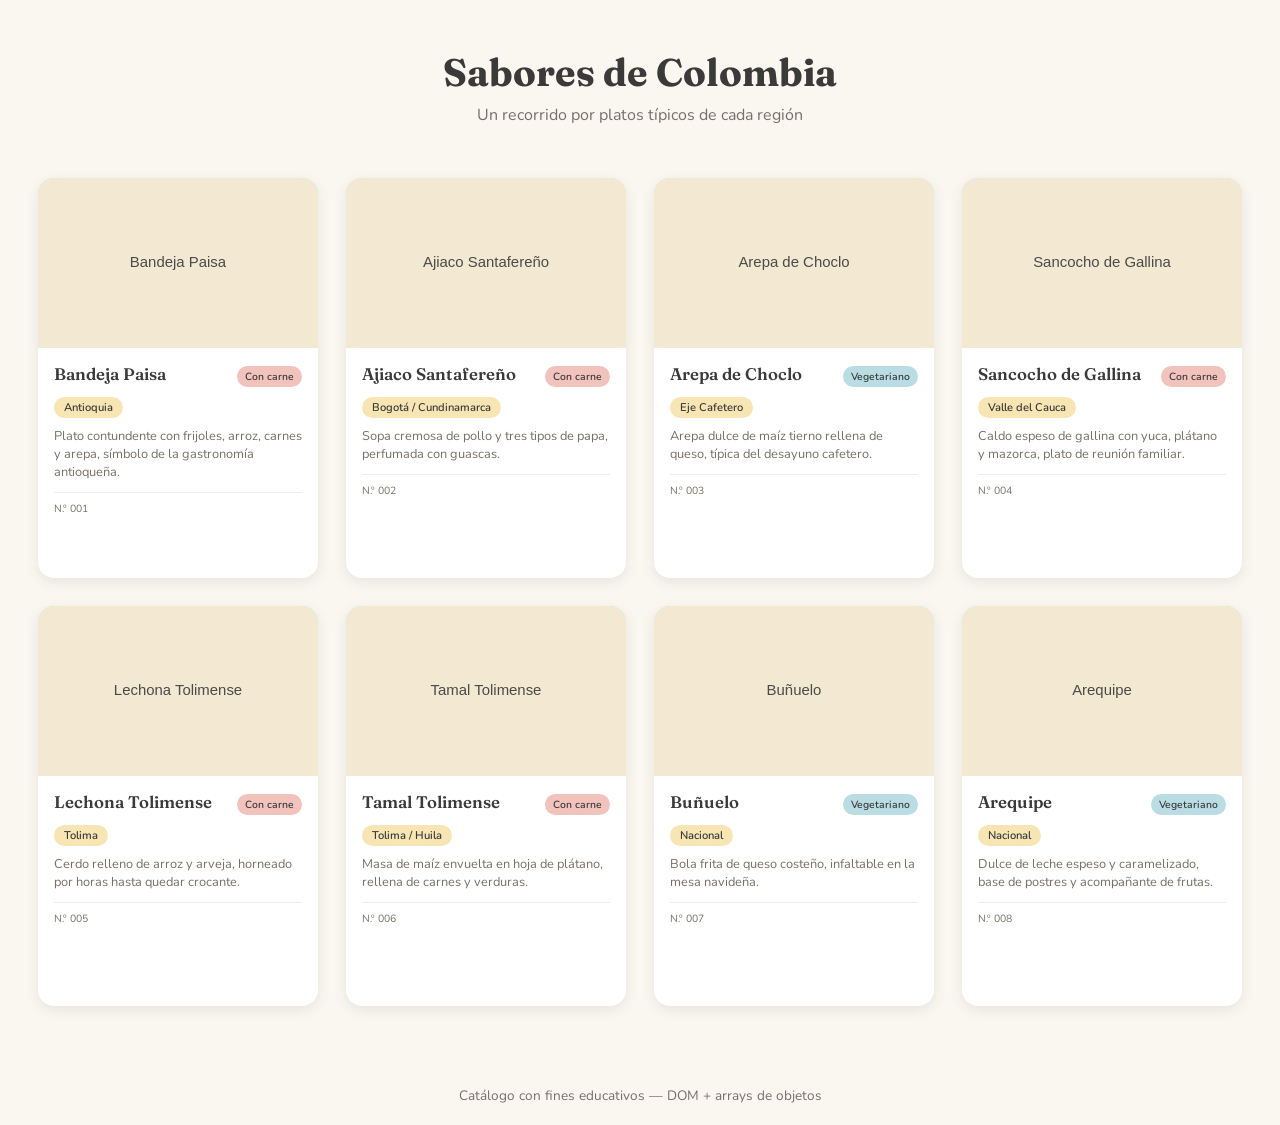
<file: ejercicios/comida-colombia/index.html>
<!DOCTYPE html>
<html lang="es">
<head>
  <meta charset="UTF-8" />
  <meta name="viewport" content="width=device-width, initial-scale=1.0" />
  <title>Comida Típica de Colombia</title>
  <link rel="preconnect" href="https://fonts.googleapis.com" />
  <link href="https://fonts.googleapis.com/css2?family=Fraunces:wght@600;700&family=Nunito:wght@400;600&display=swap" rel="stylesheet" />
  <link rel="stylesheet" href="style.css" />
</head>
<body>
  <header class="site-header">
    <h1>Sabores de Colombia</h1>
    <p class="subtitle">Un recorrido por platos típicos de cada región</p>
  </header>

  <main>
    <div id="inventario"></div>
  </main>

  <footer class="site-footer">
    <p>Catálogo con fines educativos — DOM + arrays de objetos</p>
  </footer>

  <!--
    Esta plantilla NO se muestra en pantalla (así funciona <template>):
    el navegador la guarda lista para clonar pero no la renderiza.
    index.js clona su contenido una vez por cada plato del array y llena
    los elementos .js-* con los datos de ese plato. Por eso acá abajo no
    hay ninguna tarjeta "real" escrita a mano.
  -->
  <template id="plato-template">
    <article class="food-card">
      <!-- .food-flipper es el que realmente gira (rotateY). Adentro tiene
           dos caras superpuestas: cuando una mira al frente, la otra mira
           "hacia atrás" (por eso food-face--back nace rotada 180°). -->
      <div class="food-flipper">
        <div class="food-face food-face--front">
          <div class="food-img-frame">
            <img class="js-imagen" src="" alt="" />
          </div>

          <div class="food-body">
            <div class="food-header">
              <h2 class="js-nombre"></h2>
              <span class="js-vegetariano food-veg-tag"></span>
            </div>

            <span class="js-region food-region-tag"></span>

            <p class="js-descripcion food-descripcion"></p>

            <p class="js-numero food-numero"></p>
          </div>
        </div>

        <div class="food-face food-face--back">
          <p class="food-hover-item" aria-label="Tiempo de preparación">
            <span class="food-hover-icon" aria-hidden="true">⏱</span>
            <span class="js-tiempo"></span>
          </p>
          <p class="food-hover-item" aria-label="Sabores dominantes">
            <span class="food-hover-icon" aria-hidden="true">👅</span>
            <span class="js-sabores"></span>
          </p>
          <p class="food-hover-item" aria-label="Región tradicional">
            <span class="food-hover-icon" aria-hidden="true">📍</span>
            <span class="js-region-hover"></span>
          </p>
        </div>
      </div>
    </article>
  </template>

  <script src="index.js"></script>
</body>
</html>
</file>
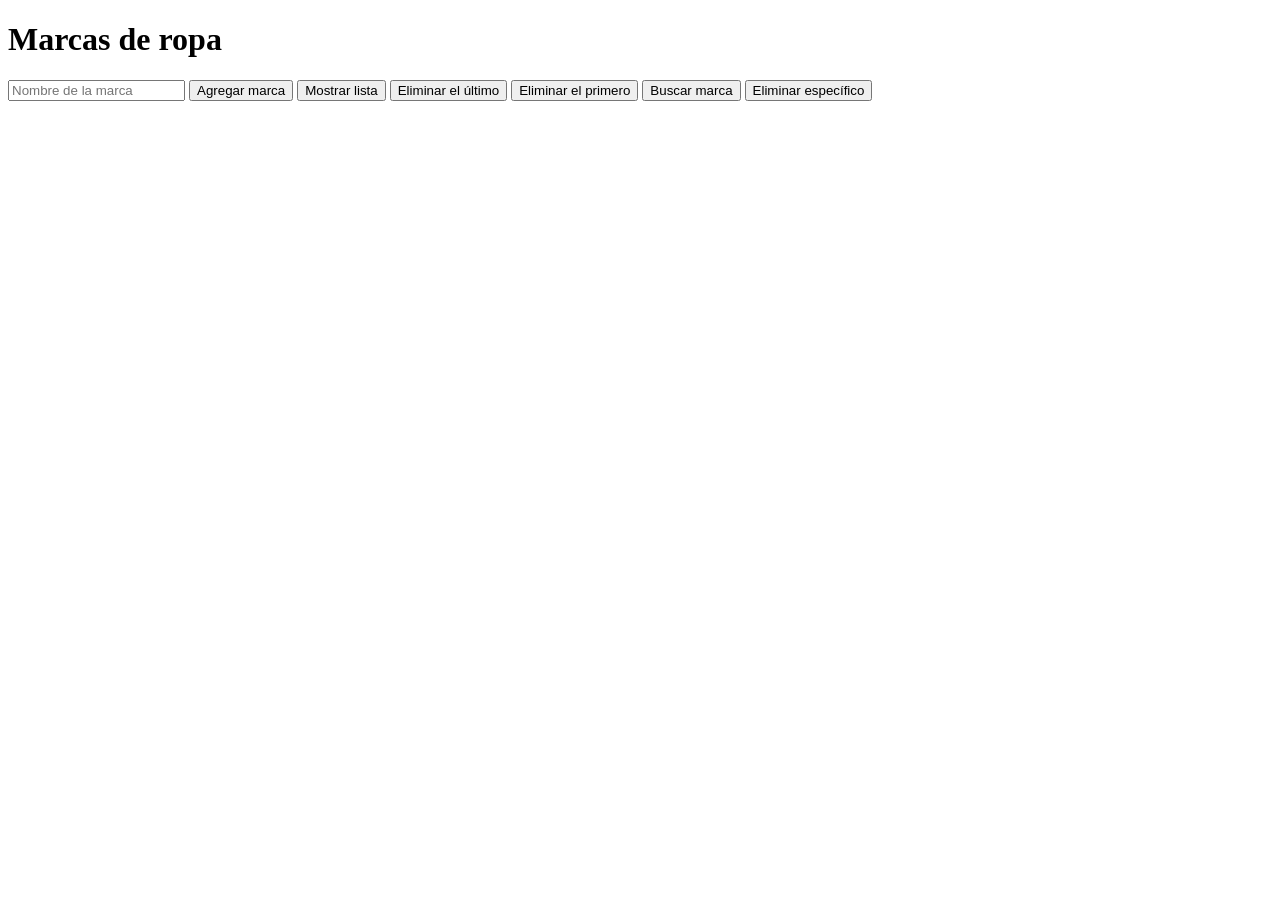
<file: clases/arrays/array1.html>
<!DOCTYPE html>
<html lang="es">
<head>
    <meta charset="UTF-8">
    <meta name="viewport" content="width=device-width, initial-scale=1.0">
    <title>Arrays - Marcas de ropa</title>
</head>
<body>
    <h1>Marcas de ropa</h1>

    <input type="text" id="input" placeholder="Nombre de la marca">
    <button id="button">Agregar marca</button>
    <button id="button2">Mostrar lista</button>
    <button id="button3">Eliminar el último</button>
    <button id="button4">Eliminar el primero</button>
    <button id="button5">Buscar marca</button>
    <button id="EliminarElemento">Eliminar específico</button>

    <p id="mensaje"></p>
    <ul id="marcas-list"></ul>

    <script>
        let marcas = [
            "nike",
            "adidas",
            "puma",
            "zara",
            "h&m",
            "levi's",
            "uniqlo",
            "gucci",
            "prada",
            "louis vuitton",
            "chanel",
            "versace",
            "tommy hilfiger",
            "calvin klein",
            "ralph lauren",
            "lacoste",
            "under armour",
            "reebok",
            "new balance",
            "converse",
            "vans",
            "the north face",
            "patagonia",
            "diesel",
            "mango",
            "bershka",
            "pull&bear",
            "supreme",
            "off-white",
            "balenciaga"
        ];

        console.log("Existen " + marcas.length + " marcas en el array.");

        const mensaje = document.getElementById("mensaje");
        const marcasList = document.getElementById("marcas-list");

        // Repinta toda la lista desde cero: se vacía innerHTML y se vuelve a
        // recorrer el array completo con forEach. Es más simple que buscar
        // qué cambió y tocar solo esa parte del DOM, y para un array chico
        // como este no cuesta rendimiento notarlo.
        function mostrarLista() {
            marcasList.innerHTML = "";
            marcas.forEach(function(marca) {
                const li = document.createElement("li");
                li.textContent = marca;
                marcasList.appendChild(li);
            });
        }

        function suma(a, b) {
            return a + b;
        }

        function saludo() {
            console.log("Hola, bienvenid@, son los mejores");
        }

        // pop() saca y devuelve el último elemento del array — solo puede
        // tocar ese extremo, por eso no sirve para borrar uno específico.
        function eliminarUltimoElemento() {
            var ultimoElemento = marcas.pop();
            mensaje.textContent = "Eliminado: " + ultimoElemento;
            //console.log("Eliminado: " + ultimoElemento);
            mostrarLista();
        }

        // shift() es el equivalente de pop() pero en el otro extremo: saca y
        // devuelve el primer elemento del array.
        function eliminarPrimerElemento() {
            var primerElemento = marcas.shift();
            mensaje.textContent = "Eliminado: " + primerElemento;
            //console.log("Eliminado: " + primerElemento);
            mostrarLista();
        }

        const button = document.getElementById("button");
        button.addEventListener("click", function() {
            const input = document.getElementById("input");
            const valor = input.value.trim();
            if (valor === "") {
                return;
            }
            console.log("dato ingresado: ", valor);
            // agregar el valor al final del array
            marcas.push(valor);
            input.value = "";
            mostrarLista();
        });

        // indexOf busca el valor exacto en el array y devuelve su posición
        // (o -1 si no está). toLowerCase() normaliza lo escrito porque
        // indexOf compara texto de forma estricta: "Nike" y "nike" son
        // valores distintos para JavaScript, y el array guarda todo en
        // minúscula.
        function buscarElemento() {
            var input = document.getElementById("input").value.trim().toLowerCase();
            var pos = marcas.indexOf(input);
            console.log(pos);
            if (pos === -1) {
                mensaje.textContent = "No encontrada: " + input;
            } else {
                mensaje.textContent = input + " está en la posición " + pos;
            }
        

        if (pos!== -1){
            mensaje.textContent = "si se encuentra" + input +" en la posicion: " + pos;
        }
        else {
            mensaje.textContent = "no se encuentra" + input + "en el arreglo";
        }
    }

    const button5 = document.getElementById("button5");
    button5.addEventListener("click", buscarElemento);

        const button2 = document.getElementById("button2");
        button2.addEventListener("click", mostrarLista);

        const button3 = document.getElementById("button3");
        button3.addEventListener("click", eliminarUltimoElemento);

        const button4 = document.getElementById("button4");
        button4.addEventListener("click", eliminarPrimerElemento);
    
    // A diferencia de eliminarUltimoElemento/eliminarPrimerElemento (que
    // solo tocan los extremos), esta función borra un elemento específico:
    // primero lo ubica con indexOf y después lo saca con splice(pos, 1),
    // que es el único de estos métodos que recibe una posición cualquiera.
    function EliminarElemento(){
        var input = document.getElementById("input").value.trim().toLowerCase();
        var pos = marcas.indexOf(input);

        if (pos === -1) {
            mensaje.textContent = "No encontrada: " + input;
        } else {
            marcas.splice(pos, 1);
            mensaje.textContent = "Eliminado: " + input;
            mostrarLista();
        }
    }

    const buttonEliminarElemento = document.getElementById("EliminarElemento");
    buttonEliminarElemento.addEventListener("click", EliminarElemento);
    
    
    
    
    
    
    </script>
</body>
</html>
</file>
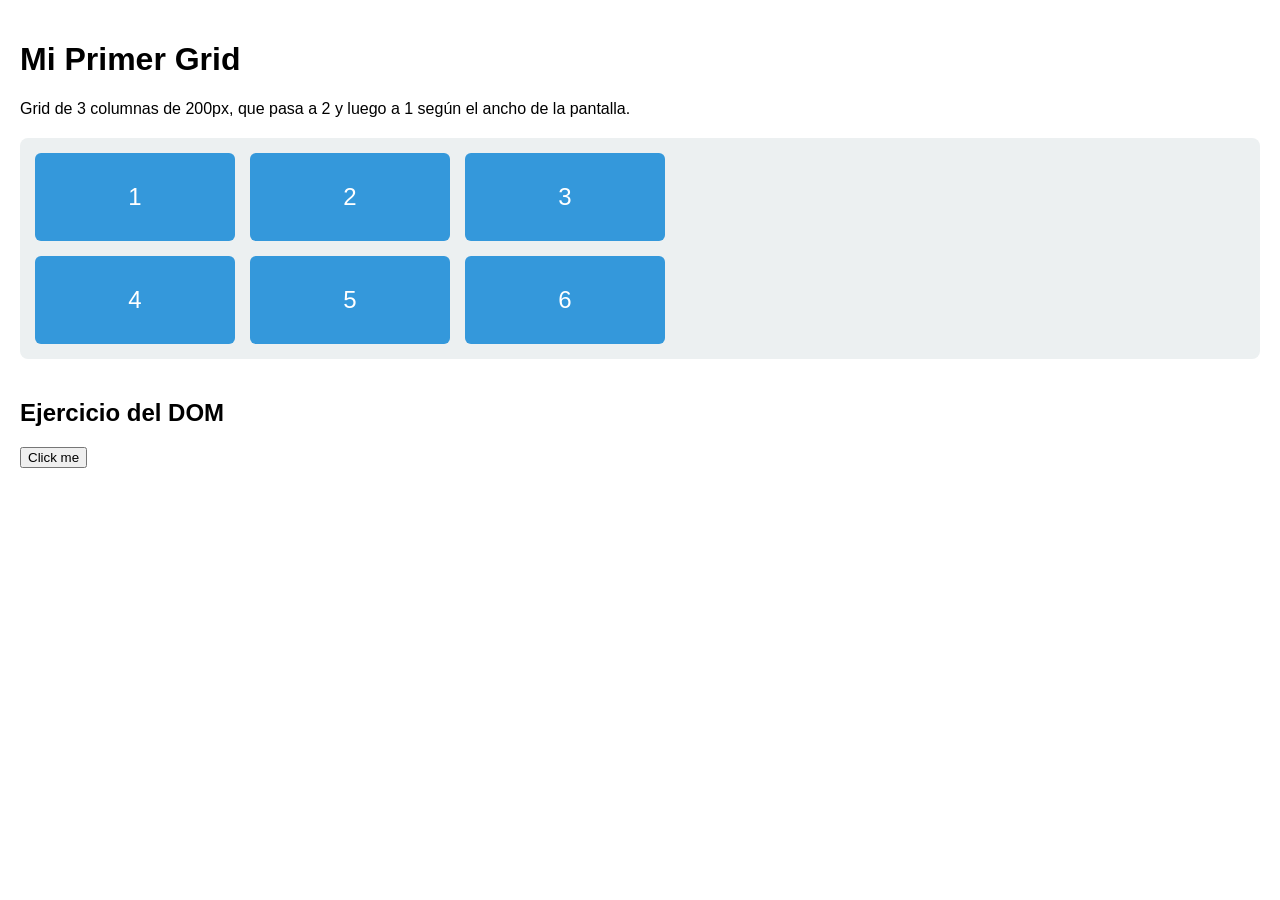
<file: INPUT/clases/1.html>
<!DOCTYPE html>
<html lang="es">
<head>
  <meta charset="UTF-8">
  <meta name="viewport" content="width=device-width, initial-scale=1.0">
  <title>Clase 1 — DOM y Grid</title>
  <style>
    body {
      margin: 0;
      font-family: Arial, sans-serif;
      padding: 20px;
    }

    /* ==========================================
       ESTADO 2 — Grid Básico (RESUELTO)
       Los cuatro TODO, en el orden en que se pedían.
    ========================================== */
    .grid-container {

      /* TODO 1 — activa Grid.
         Sin esto, los .grid-item se apilan uno debajo del otro como
         cualquier <div>: son elementos de bloque. `display: grid` cambia
         cómo el contenedor acomoda a sus hijos, no cómo se ve él mismo. */
      display: grid;

      /* TODO 2 — tres columnas de 200px.
         repeat(3, 200px) es exactamente lo mismo que escribir
         "200px 200px 200px", solo que no se repite a mano.
         Los 6 items no caben en 3 columnas, así que Grid crea una
         segunda fila solo: quedan 3 + 3. */
      grid-template-columns: repeat(3, 200px);

      /* TODO 3 — espacio entre celdas.
         gap separa por dentro del grid y no afecta el borde exterior.
         Con margin en los items pasaría lo contrario: se sumaría también
         contra el borde del contenedor, y habría que compensarlo. */
      gap: 15px;

      /* TODO 4 (opcional) — centra el contenido verticalmente.
         Va en el contenedor porque es él quien reparte el espacio de la
         celda; el item solo la ocupa. Se nota cuando una fila crece
         porque un item tiene más texto que los demás. */
      align-items: center;

      /* Ya venía incluido: */
      background-color: #ecf0f1;
      padding: 15px;
      border-radius: 8px;
    }

    .grid-item {
      background-color: #3498db;
      color: white;
      padding: 30px;
      text-align: center;
      font-size: 1.5rem;
      border-radius: 6px;
    }

    /* ==========================================
       RESPONSIVE — solo con media queries
       El grid de arriba mide 200×3 + 15×2 de gap + 15×2 de padding = 660px.
       En una pantalla más angosta que eso se desborda y aparece scroll
       horizontal. Cada media query es una excepción que solo se activa
       cuando la pantalla entra en ese rango; fuera de él, manda la regla
       de arriba.
    ========================================== */

    /* Tablet — de 700px para abajo: 2 columnas.
       Acá las columnas pasan a 1fr en vez de 200px: fr reparte el espacio
       disponible en partes iguales, así que se encogen con la pantalla en
       vez de desbordarse. Con 200px fijos el problema volvería más abajo. */
    @media (max-width: 700px) {
      .grid-container {
        grid-template-columns: repeat(2, 1fr);
      }
    }

    /* Celular — de 450px para abajo: 1 columna.
       Dos columnas en un celular dejan cada celda demasiado angosta para
       que el contenido se lea, así que se apilan. */
    @media (max-width: 450px) {
      .grid-container {
        grid-template-columns: 1fr;
      }

      .grid-item {
        padding: 20px;
        font-size: 1.25rem;
      }
    }
  </style>
</head>
<body>
  <h1>Mi Primer Grid</h1>
  <p style="margin: 20px 0;">Grid de 3 columnas de 200px, que pasa a 2 y luego a 1 según el ancho de la pantalla.</p>

  <div class="grid-container">
    <div class="grid-item">1</div>
    <div class="grid-item">2</div>
    <div class="grid-item">3</div>
    <div class="grid-item">4</div>
    <div class="grid-item">5</div>
    <div class="grid-item">6</div>
  </div>

  <h2 style="margin-top: 40px;">Ejercicio del DOM</h2>
  <button id="myButton">Click me</button>

  <script src="script.js"></script>
</body>
</html>
</file>
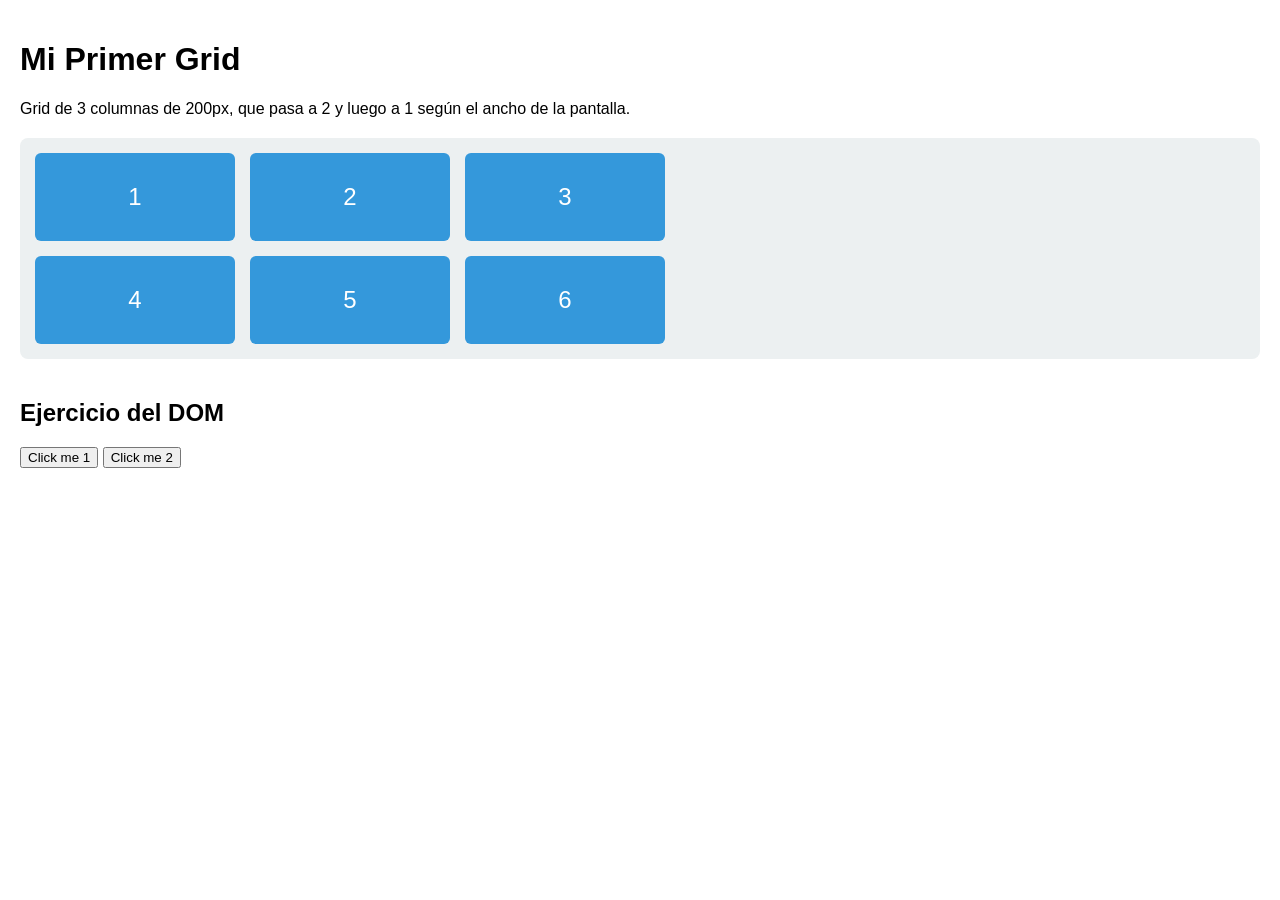
<file: INPUT/clases/2.html>
<!DOCTYPE html>
<html lang="es">
<head>
  <meta charset="UTF-8">
  <meta name="viewport" content="width=device-width, initial-scale=1.0">
  <title>Clase 1 — DOM y Grid</title>
  <!-- Objetivo general: explicar dark mode (toggle de clase vía JS + estilos condicionales) y media queries (grid responsive según ancho de pantalla) -->
  <style>
    body {
      margin: 0;
      font-family: Arial, sans-serif;
      padding: 20px;
    }
/* CAMBIO 2026-09-07: modo oscuro — fondo del body al activar .dark-mode */
body.dark-mode {
  background-color: #39045c;
  }



  /* ==========================================
       ESTADO 2 — Grid Básico (RESUELTO)
       Los cuatro TODO, en el orden en que se pedían.
    ========================================== */
    .grid-container {

      /* TODO 1 — activa Grid.
         Sin esto, los .grid-item se apilan uno debajo del otro como
         cualquier <div>: son elementos de bloque. `display: grid` cambia
         cómo el contenedor acomoda a sus hijos, no cómo se ve él mismo. */
      display: grid;

      /* TODO 2 — tres columnas de 200px.
         repeat(3, 200px) es exactamente lo mismo que escribir
         "200px 200px 200px", solo que no se repite a mano.
         Los 6 items no caben en 3 columnas, así que Grid crea una
         segunda fila solo: quedan 3 + 3. */
      grid-template-columns: repeat(3, 200px);

      /* TODO 3 — espacio entre celdas.
         gap separa por dentro del grid y no afecta el borde exterior.
         Con margin en los items pasaría lo contrario: se sumaría también
         contra el borde del contenedor, y habría que compensarlo. */
      gap: 15px;

      /* TODO 4 (opcional) — centra el contenido verticalmente.
         Va en el contenedor porque es él quien reparte el espacio de la
         celda; el item solo la ocupa. Se nota cuando una fila crece
         porque un item tiene más texto que los demás. */
      align-items: center;

      /* Ya venía incluido: */
      background-color: #ecf0f1;
      padding: 15px;
      border-radius: 8px;
    }

/* CAMBIO 2026-09-07: modo oscuro — el grid también cambia de fondo */
.dark-mode .grid-container {
  background-color: #6d6071;}

    .grid-item {
      background-color: #3498db;
      color: white;
      padding: 30px;
      text-align: center;
      font-size: 1.5rem;
      border-radius: 6px;
    }
    /* CAMBIO 2026-09-07: modo oscuro — recolorea los items del grid */
    .dark-mode .grid-item {
      background-color: #6c3483;
    }

    /* CAMBIO 2026-09-07: modo oscuro — el título necesita contraste sobre el fondo oscuro */
    .dark-mode h1 {
      color: #ffffff;
    }
    /* ==========================================
       RESPONSIVE — solo con media queries
       El grid de arriba mide 200×3 + 15×2 de gap + 15×2 de padding = 660px.
       En una pantalla más angosta que eso se desborda y aparece scroll
       horizontal. Cada media query es una excepción que solo se activa
       cuando la pantalla entra en ese rango; fuera de él, manda la regla
       de arriba.
    ========================================== */

    /* Tablet — de 700px para abajo: 2 columnas.
       Acá las columnas pasan a 1fr en vez de 200px: fr reparte el espacio
       disponible en partes iguales, así que se encogen con la pantalla en
       vez de desbordarse. Con 200px fijos el problema volvería más abajo. */
    @media (max-width: 700px) {
      .grid-container {
        grid-template-columns: repeat(2, 1fr);
      }
    }

    /* Celular — de 450px para abajo: 1 columna.
       Dos columnas en un celular dejan cada celda demasiado angosta para
       que el contenido se lea, así que se apilan. */
    @media (max-width: 450px) {
      .grid-container {
        grid-template-columns: 1fr;
      }

      .grid-item {
        padding: 20px;
        font-size: 1.25rem;
      }
    }
  </style>
</head>
<body>
  <h1>Mi Primer Grid</h1>
  <p style="margin: 20px 0;">Grid de 3 columnas de 200px, que pasa a 2 y luego a 1 según el ancho de la pantalla.</p>

  <div class="grid-container">
    <div class="grid-item">1</div>
    <div class="grid-item">2</div>
    <div class="grid-item">3</div>
    <div class="grid-item">4</div>
    <div class="grid-item">5</div>
    <div class="grid-item">6</div>
  </div>

  <h2 style="margin-top: 40px;">Ejercicio del DOM</h2>
  <button id="button1">Click me 1</button>
  <button id="button2">Click me 2</button>

  <script>

    // CAMBIO 2026-09-07: button1 no estaba declarado — solo funcionaba por
    // el "magic global" del id, ahora es explícito igual que button2.
    const button1 = document.getElementById('button1');
    const button2 = document.getElementById('button2');

    button1.addEventListener('click', () => {
      alert('Button 1 clicked');
    });

    // CAMBIO 2026-09-07: el if venía sin cuerpo y el bloque sin cerrar,
    // lo que producía un SyntaxError y dejaba sin funcionar ambos botones.
    // Se cerró el if/addEventListener y se agregó el cambio de texto del
    // botón según el estado del modo oscuro.
    button2.addEventListener('click', () => {
      alert('vas a activar el modo oscuro');
      document.body.classList.toggle('dark-mode');

      if (document.body.classList.contains('dark-mode')) {
        button2.textContent = 'Desactivar modo oscuro';
      } else {
        button2.textContent = 'Activar modo oscuro';
      }
    });
  </script>
</body>
</html>
</file>
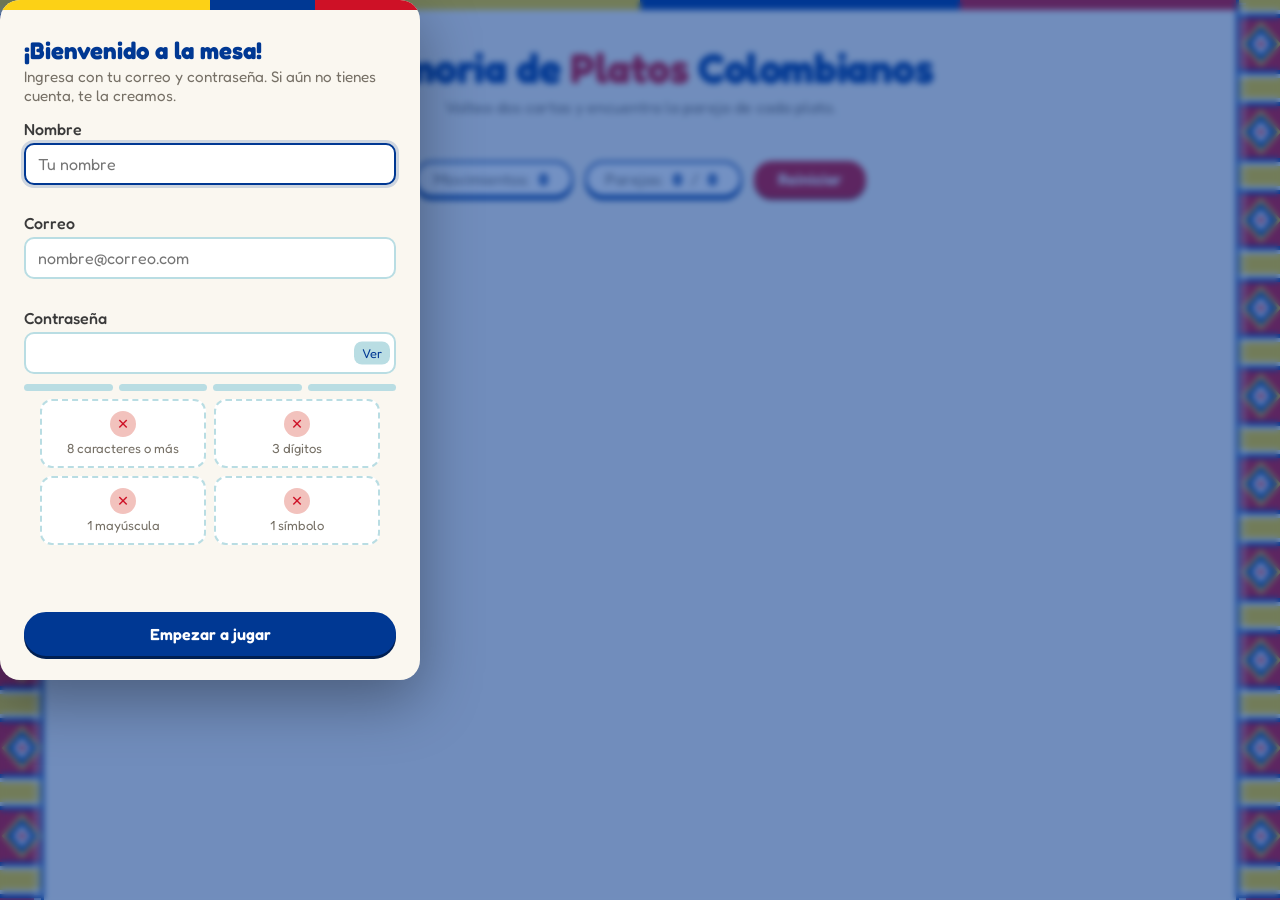
<file: clases/arrays/proyectos/game.html>
<!DOCTYPE html>
<html lang="es">
<head>
  <meta charset="UTF-8">
  <meta name="viewport" content="width=device-width, initial-scale=1.0">
  <title>Memoria de Platos Colombianos</title>
  <link rel="preconnect" href="https://fonts.googleapis.com">
  <link rel="preconnect" href="https://fonts.gstatic.com" crossorigin>
  <link href="https://fonts.googleapis.com/css2?family=Fredoka:wght@400;500;600;700&display=swap" rel="stylesheet">
  <link rel="stylesheet" href="style.css">
  <style>
    :root {
      --co-amarillo: #FCD116;
      --co-azul: #003893;
      --co-rojo: #CE1126;
      --font-game: "Fredoka", system-ui, "Segoe UI", sans-serif;
      --ease-flip: cubic-bezier(0.34, 1.4, 0.5, 1); /* pasa un poco de largo y vuelve: da el "rebote" */
      --ease-out: cubic-bezier(0.22, 1, 0.36, 1);
    }

    body { font-family: var(--font-game); }

    /* ---------- Encabezado ---------- */
    .flag-stripe { height: 10px; display: flex; }
    .flag-stripe i:nth-child(1) { flex: 2; background: var(--co-amarillo); }
    .flag-stripe i:nth-child(2) { flex: 1; background: var(--co-azul); }
    .flag-stripe i:nth-child(3) { flex: 1; background: var(--co-rojo); }

    .game { max-width: 760px; margin: 0 auto; padding: 24px 16px 56px; text-align: center; }
    .game h1 { font-weight: 700; font-size: clamp(1.7rem, 5vw, 2.6rem); color: var(--co-azul); margin: 8px 0 4px; letter-spacing: -0.01em; }
    .game h1 span { color: var(--co-rojo); }
    .game-sub { color: var(--texto-suave); margin: 0 0 4px; }
    .player { min-height: 1.5em; color: var(--texto); font-weight: 500; }

    /* ---------- Marcador ---------- */
    .game-stats { display: flex; flex-wrap: wrap; justify-content: center; align-items: center; gap: 12px; margin: 16px 0 22px; }
    .chip { background: #fff; border: 2px solid var(--co-azul); border-radius: 999px; padding: 6px 18px; color: var(--texto-suave); box-shadow: 0 3px 0 var(--co-azul); }
    .chip strong { display: inline-block; color: var(--co-azul); font-weight: 700; min-width: 1.2em; }
    .chip strong.bump { animation: bump 0.4s var(--ease-flip); }
    .game-btn { font: inherit; font-weight: 600; cursor: pointer; border: 2px solid var(--co-rojo); background: var(--co-rojo); color: #fff; border-radius: 999px; padding: 6px 22px; box-shadow: 0 3px 0 #8e0b1a; transition: transform 0.15s var(--ease-out), box-shadow 0.15s; }
    .game-btn:hover { transform: translateY(-2px); box-shadow: 0 5px 0 #8e0b1a; }
    .game-btn:active { transform: translateY(2px); box-shadow: 0 1px 0 #8e0b1a; }

    /* ---------- Tablero y cartas ---------- */
    .board { display: grid; grid-template-columns: repeat(4, 1fr); gap: 14px; }
    .card { position: relative; aspect-ratio: 3 / 4; perspective: 900px; cursor: pointer; border: 0; padding: 0; background: none; font: inherit;
            animation: deal-in 0.55s var(--ease-out) both; animation-delay: calc(var(--i) * 45ms); }
    .card:focus-visible { outline: 3px solid var(--co-amarillo); outline-offset: 4px; border-radius: 14px; }
    .card-inner { position: absolute; inset: 0; transform-style: preserve-3d; transition: transform 0.6s var(--ease-flip), box-shadow 0.3s; border-radius: 14px; }
    .card:hover:not(.flipped):not(.matched) .card-inner { transform: translateY(-4px) rotateZ(-1.5deg); }
    .card.flipped .card-inner { transform: rotateY(180deg); }
    .card-face { position: absolute; inset: 0; border-radius: 14px; overflow: hidden; backface-visibility: hidden; -webkit-backface-visibility: hidden; display: flex; flex-direction: column; box-shadow: 0 4px 10px rgba(47, 62, 70, 0.18); }

    /* Reverso: patrón geométrico inspirado en la mochila arhuaca / tejido wayuu */
    .card-back { align-items: center; justify-content: center; border: 3px solid var(--co-amarillo);
      background-color: var(--co-azul);
      background-image: url("data:image/svg+xml,%3Csvg xmlns='http://www.w3.org/2000/svg' width='40' height='40'%3E%3Crect width='40' height='40' fill='%23003893'/%3E%3Cpath d='M20 4 36 20 20 36 4 20Z' fill='none' stroke='%23FCD116' stroke-width='2'/%3E%3Cpath d='M20 12 28 20 20 28 12 20Z' fill='%23CE1126'/%3E%3Crect x='18' y='18' width='4' height='4' fill='%23FCD116'/%3E%3C/svg%3E");
      background-size: 32px 32px; }
    .card-back .medallion { width: 46%; aspect-ratio: 1; border-radius: 50%; background: var(--crema); border: 3px solid var(--co-amarillo); display: grid; place-items: center; font-size: clamp(1.2rem, 4vw, 2rem); box-shadow: 0 0 0 3px var(--co-azul); }

    /* Frente: foto con marco tricolor y etiqueta */
    .card-front { background: var(--crema); border: 3px solid var(--co-azul); transform: rotateY(180deg); }
    .card-front::before { content: ""; height: 7px; flex: none; background: linear-gradient(90deg, var(--co-amarillo) 50%, var(--co-azul) 50% 75%, var(--co-rojo) 75%); }
    .card-front img { width: 100%; flex: 1; min-height: 0; object-fit: cover; background: var(--amarillo-pastel); }
    .card-caption { padding: 6px 6px 8px; line-height: 1.15; }
    .card-caption b { display: block; font-weight: 600; font-size: 0.92rem; color: var(--co-azul); }
    .card-caption small { color: var(--texto-suave); font-size: 0.72rem; }

    /* Estados: se animan `scale` y `translate` (propiedades independientes de `transform`)
       para no pisar la rotación del flip. */
    .card.matched .card-front { border-color: var(--co-amarillo); }
    .card.matched .card-inner { animation: match-pulse 0.7s var(--ease-out); box-shadow: 0 0 0 4px var(--co-amarillo), 0 0 22px 4px rgba(252, 209, 22, 0.7); }
    .card.shake .card-inner { animation: shake 0.45s ease-in-out; }

    /* ---------- Victoria y confeti ---------- */
    .win { display: none; margin: 22px auto 0; padding: 16px 20px; max-width: 460px; border-radius: 16px; background: var(--co-amarillo); color: var(--co-azul); font-weight: 600; border: 3px solid var(--co-azul); }
    .win.show { display: block; animation: pop-in 0.6s var(--ease-flip); }
    .confetti { position: fixed; inset: 0; pointer-events: none; overflow: hidden; z-index: 20; }
    .confetti i { position: absolute; top: -20px; width: 10px; height: 16px; border-radius: 2px; animation: fall var(--dur) linear forwards; animation-delay: var(--delay); }

    /* ---------- Modal de registro ---------- */
    dialog.signup { border: 0; padding: 0; border-radius: 20px; width: min(420px, calc(100vw - 32px)); background: var(--crema); box-shadow: 0 20px 60px rgba(0, 0, 0, 0.35); overflow: hidden; font-family: var(--font-game); text-align: left; }
    dialog.signup[open] { animation: pop-in 0.5s var(--ease-flip); }
    dialog.signup::backdrop { background: rgba(0, 56, 147, 0.55); backdrop-filter: blur(3px); }
    .signup form { padding: 20px 24px 24px; }
    .signup h2 { margin: 6px 0 2px; color: var(--co-azul); font-weight: 700; }
    .signup p.lead { margin: 0 0 14px; color: var(--texto-suave); font-size: 0.95rem; }
    .field { margin-bottom: 12px; }
    .field label { display: block; font-weight: 500; margin-bottom: 4px; color: var(--texto); }
    .field input { width: 100%; box-sizing: border-box; font: inherit; padding: 9px 12px; border: 2px solid var(--azul-pastel); border-radius: 10px; background: #fff; transition: border-color 0.2s, box-shadow 0.2s; }
    .field input:focus { outline: none; border-color: var(--co-azul); box-shadow: 0 0 0 3px rgba(0, 56, 147, 0.18); }
    .field.invalid input { border-color: var(--co-rojo); }
    .error { color: var(--co-rojo); font-size: 0.82rem; min-height: 1.1em; margin-top: 2px; }
    .pw-row { position: relative; }
    .pw-row input { padding-right: 64px; }
    .pw-toggle { position: absolute; right: 6px; top: 50%; transform: translateY(-50%); font: inherit; font-size: 0.8rem; border: 0; background: var(--azul-pastel); color: var(--co-azul); border-radius: 8px; padding: 4px 8px; cursor: pointer; }
    .field.valid input { border-color: #1c7a3a; box-shadow: 0 0 0 3px rgba(28, 122, 58, 0.18); }

    /* Barra de fuerza: 4 segmentos que se llenan (rojo → amarillo → azul → verde) según las reglas cumplidas */
    .meter { display: grid; grid-template-columns: repeat(4, 1fr); gap: 6px; margin: 10px 0 8px; }
    .meter i { height: 7px; border-radius: 999px; background: var(--azul-pastel); transition: background-color 0.35s, transform 0.35s var(--ease-flip); }
    .meter[data-level="1"] i:nth-child(-n+1) { background: var(--co-rojo); transform: scaleY(1.5); }
    .meter[data-level="2"] i:nth-child(-n+2) { background: var(--co-amarillo); transform: scaleY(1.5); }
    .meter[data-level="3"] i:nth-child(-n+3) { background: var(--co-azul); transform: scaleY(1.5); }
    .meter[data-level="4"] i { background: #1c7a3a; transform: scaleY(1.5); }

    /* Reglas como mini-tarjetas centradas: al cumplirse se voltean con un pop y se ponen verdes */
    .rules { list-style: none; padding: 0; margin: 0 auto; display: grid; grid-template-columns: 1fr 1fr; gap: 8px; max-width: 340px; }
    .rules li { display: flex; flex-direction: column; align-items: center; justify-content: center; gap: 4px; text-align: center; padding: 10px 6px; border-radius: 12px; font-size: 0.82rem; line-height: 1.15; color: var(--texto-suave);
      background: #fff; border: 2px dashed var(--azul-pastel); transition: background-color 0.3s, border-color 0.3s, color 0.3s; }
    .rules li .ico { width: 26px; height: 26px; border-radius: 50%; display: grid; place-items: center; font-weight: 700; font-size: 0.9rem; background: var(--rojo-pastel); color: var(--co-rojo); transition: background-color 0.3s, color 0.3s; }
    .rules li .ico::before { content: "✕"; }
    .rules li.ok { background: #e7f5ec; border: 2px solid #1c7a3a; color: #1c7a3a; font-weight: 500; }
    .rules li.ok .ico { background: #1c7a3a; color: #fff; }
    .rules li.ok .ico::before { content: "✓"; }
    .rules li.pop { animation: rule-pop 0.5s var(--ease-flip); }
    .pw-status { text-align: center; font-weight: 600; margin-top: 10px; min-height: 1.3em; color: var(--texto-suave); transition: color 0.3s; }
    .pw-status.good { color: #1c7a3a; animation: pop-in 0.4s var(--ease-flip); }
    .signup .game-btn { width: 100%; margin-top: 8px; padding: 10px; background: var(--co-azul); border-color: var(--co-azul); box-shadow: 0 3px 0 #001f52; }

    /* ---------- Bordes laterales: tejido de ruana ---------- */
    .side-border { position: fixed; top: 0; bottom: 0; width: 44px; overflow: hidden; z-index: 1; pointer-events: none; }
    .side-border.left { left: 0; border-right: 3px solid var(--co-azul); }
    .side-border.right { right: 0; border-left: 3px solid var(--co-azul); }
    /* El tejido es una tira más alta que la pantalla (100% + una repetición del patrón)
       que se desliza exactamente 88px: al terminar, el patrón coincide con el inicio y el
       bucle no se nota. Se anima `transform` (GPU) y no background-position (repinta). */
    .side-border::before { content: ""; position: absolute; left: 0; right: 0; top: 0; height: calc(100% + 88px);
      background-image: url("data:image/svg+xml,%3Csvg xmlns='http://www.w3.org/2000/svg' width='44' height='88'%3E%3Crect width='44' height='88' fill='%23CE1126'/%3E%3Crect width='44' height='10' fill='%23FCD116'/%3E%3Crect y='10' width='44' height='4' fill='%23faf7f0'/%3E%3Crect y='14' width='44' height='4' fill='%23003893'/%3E%3Cpath d='M22 24 40 44 22 64 4 44Z' fill='%23003893' stroke='%23FCD116' stroke-width='3'/%3E%3Cpath d='M22 33 31 44 22 55 13 44Z' fill='%23faf7f0'/%3E%3Crect x='19' y='41' width='6' height='6' fill='%23CE1126'/%3E%3Crect y='70' width='44' height='4' fill='%23003893'/%3E%3Crect y='74' width='44' height='4' fill='%23faf7f0'/%3E%3Crect y='78' width='44' height='10' fill='%23FCD116'/%3E%3C/svg%3E");
      background-size: 44px 88px; animation: weave-down 7s linear infinite; }
    .side-border.right::before { animation-name: weave-up; }
    /* Flecos (los hilos sueltos del borde de la ruana) en el lado que da al juego */
    .side-border::after { content: ""; position: absolute; top: 0; bottom: 0; width: 7px;
      background: repeating-linear-gradient(0deg, var(--crema) 0 2px, transparent 2px 5px); opacity: 0.9; }
    .side-border.left::after { right: 0; }
    .side-border.right::after { left: 0; }
    @media (max-width: 900px) { .side-border { width: 14px; } .side-border::before { background-size: 14px 28px; height: calc(100% + 28px); animation-name: weave-down-s; } .side-border.right::before { animation-name: weave-up-s; } .side-border::after { display: none; } }

    .confirm-body { padding: 20px 24px 24px; }
    .confirm-actions { display: flex; gap: 10px; margin-top: 14px; }
    .signup .confirm-actions .game-btn { width: auto; flex: 1; margin-top: 0; }
    .signup .game-btn.ghost { background: #fff; color: var(--co-azul); border-color: var(--co-azul); }
    .player strong { color: var(--co-azul); }

    /* ---------- Keyframes ---------- */
    @keyframes rule-pop { 0% { transform: rotateX(90deg) scale(0.9); } 60% { transform: rotateX(-12deg) scale(1.06); } 100% { transform: rotateX(0) scale(1); } }
    @keyframes weave-down { from { transform: translateY(-88px); } to { transform: translateY(0); } }
    @keyframes weave-up { from { transform: translateY(0); } to { transform: translateY(-88px); } }
    @keyframes weave-down-s { from { transform: translateY(-28px); } to { transform: translateY(0); } }
    @keyframes weave-up-s { from { transform: translateY(0); } to { transform: translateY(-28px); } }
    @keyframes deal-in { from { opacity: 0; translate: 0 30px; scale: 0.85; } to { opacity: 1; translate: 0 0; scale: 1; } }
    @keyframes match-pulse { 0% { scale: 1; } 40% { scale: 1.1; } 100% { scale: 1; } }
    @keyframes shake { 0%, 100% { translate: 0 0; } 20% { translate: -7px 0; } 40% { translate: 7px 0; } 60% { translate: -5px 0; } 80% { translate: 5px 0; } }
    @keyframes bump { 0% { scale: 1; } 40% { scale: 1.5; } 100% { scale: 1; } }
    @keyframes pop-in { from { opacity: 0; scale: 0.8; } to { opacity: 1; scale: 1; } }
    @keyframes fall { to { transform: translateY(105vh) rotate(720deg); opacity: 0.9; } }

    @media (max-width: 520px) { .board { gap: 8px; } .card-caption b { font-size: 0.72rem; } .card-caption small { font-size: 0.6rem; } }

    /* Quien tiene activado "reducir movimiento" en su sistema no ve animaciones largas */
    @media (prefers-reduced-motion: reduce) {
      *, *::before, *::after { animation-duration: 0.01ms !important; animation-delay: 0ms !important; transition-duration: 0.01ms !important; }
      .confetti { display: none; }
      /* Un bucle infinito de 0.01ms parpadearía: aquí se detiene por completo */
      .side-border::before { animation: none !important; }
    }
  </style>
</head>
<body>
  <div class="flag-stripe" aria-hidden="true"><i></i><i></i><i></i></div>

  <div class="side-border left" aria-hidden="true"></div>
  <div class="side-border right" aria-hidden="true"></div>

  <main class="game">
    <h1>Memoria de <span>Platos</span> Colombianos</h1>
    <p class="game-sub">Voltea dos cartas y encuentra la pareja de cada plato.</p>
    <p class="player" id="player"></p>

    <div class="game-stats">
      <span class="chip">Movimientos: <strong id="moves">0</strong></span>
      <span class="chip">Parejas: <strong id="pairs">0</strong> / <strong id="total-pairs">0</strong></span>
      <button class="game-btn" id="restart" type="button">Reiniciar</button>
    </div>

    <div class="board" id="board"></div>
    <p class="win" id="win" role="status"></p>
  </main>

  <div class="confetti" id="confetti" aria-hidden="true"></div>

  <!-- Modal: el juego no arranca hasta que el formulario sea válido -->
  <dialog class="signup" id="signup" aria-labelledby="signup-title">
    <div class="flag-stripe" aria-hidden="true"><i></i><i></i><i></i></div>
    <form id="signup-form" novalidate>
      <h2 id="signup-title">¡Bienvenido a la mesa!</h2>
      <p class="lead">Ingresa con tu correo y contraseña. Si aún no tienes cuenta, te la creamos.</p>

      <div class="field" id="f-name">
        <label for="name">Nombre</label>
        <input id="name" name="name" type="text" autocomplete="name" placeholder="Tu nombre">
        <div class="error" data-error></div>
      </div>

      <div class="field" id="f-email">
        <label for="email">Correo</label>
        <input id="email" name="email" type="email" autocomplete="email" placeholder="nombre@correo.com">
        <div class="error" data-error></div>
      </div>

      <div class="field" id="f-password">
        <label for="password">Contraseña</label>
        <div class="pw-row">
          <input id="password" name="password" type="password" autocomplete="new-password" aria-describedby="pw-rules">
          <button class="pw-toggle" id="pw-toggle" type="button" aria-label="Mostrar u ocultar contraseña">Ver</button>
        </div>
        <div class="meter" id="pw-meter" data-level="0" aria-hidden="true"><i></i><i></i><i></i><i></i></div>
        <ul class="rules" id="pw-rules">
          <li data-rule="length"><span class="ico"></span>8 caracteres o más</li>
          <li data-rule="digits"><span class="ico"></span>3 dígitos</li>
          <li data-rule="upper"><span class="ico"></span>1 mayúscula</li>
          <li data-rule="symbol"><span class="ico"></span>1 símbolo</li>
        </ul>
        <div class="pw-status" id="pw-status" aria-live="polite"></div>
        <div class="error" data-error></div>
      </div>

      <button class="game-btn" type="submit">Empezar a jugar</button>
    </form>
  </dialog>

  <!-- Confirmación de registro: se abre encima del modal cuando el correo no existe -->
  <dialog class="signup" id="confirm-reg" aria-labelledby="confirm-title">
    <div class="flag-stripe" aria-hidden="true"><i></i><i></i><i></i></div>
    <div class="confirm-body">
      <h2 id="confirm-title">Aún no estás registrado</h2>
      <p class="lead">No encontramos <strong id="confirm-email"></strong>. ¿Quieres crear una cuenta con estos datos y empezar a jugar?</p>
      <div class="confirm-actions">
        <button class="game-btn ghost" id="confirm-no" type="button">Cancelar</button>
        <button class="game-btn" id="confirm-yes" type="button">Sí, registrarme</button>
      </div>
    </div>
  </dialog>

  <!-- Se purga ANTES de cargar data.js: data.js sustituye platosColombia por lo que
       haya guardado, así que si no se borra aquí, los datos originales nunca se cargan. -->
  <script>localStorage.removeItem("platosColombia");</script>
  <script src="data.js"></script>
  <script src="game.js"></script>
</body>
</html>
</file>
<file: ejercicios/comida-colombia/style.css>
* {
  margin: 0;
  padding: 0;
  box-sizing: border-box;
}

:root {
  --amarillo-pastel: #f7e6b4;
  --azul-pastel: #b9dde3;
  --rojo-pastel: #f2c2bd;
  --crema: #faf7f0;
  --texto: #3a3a3a;
  --texto-suave: #767066;
}

body {
  font-family: 'Nunito', 'Segoe UI', Arial, sans-serif;
  background-color: var(--crema);
  color: var(--texto);
  min-height: 100vh;
}

/* Header */
.site-header {
  text-align: center;
  padding: 48px 20px 32px;
}

.site-header h1 {
  font-family: 'Fraunces', serif;
  font-size: 2.4rem;
  color: var(--texto);
}

.site-header .subtitle {
  margin-top: 8px;
  font-size: 1rem;
  color: var(--texto-suave);
}

/* Contenido principal */
main {
  padding: 20px 20px 60px;
}

#inventario {
  display: flex;
  justify-content: center;
  flex-wrap: wrap;
  gap: 28px;
}

/* ===== Carta minimalista con giro 3D =====
   .food-card necesita un alto fijo: al girar en el eje Y, las dos caras
   quedan superpuestas (position: absolute cada una), así que algo tiene
   que decirle al contenedor cuánto mide — si no, colapsaría a 0px.
   perspective es la "distancia de la cámara" al plano de la tarjeta:
   sin ella, el giro se vería aplastado en vez de tridimensional. */
.food-card {
  width: 280px;
  height: 400px;
  perspective: 1200px;
}

/* Este es el elemento que realmente rota. transform-style: preserve-3d
   le dice al navegador que respete la profundidad 3D de sus hijos (las
   dos caras) en vez de aplanarlos sobre el plano de la pantalla. */
.food-flipper {
  position: relative;
  width: 100%;
  height: 100%;
  transition: transform 0.6s cubic-bezier(0.4, 0.2, 0.2, 1);
  transform-style: preserve-3d;
}

/* Al hacer hover sobre la carta, giramos el flipper 180° sobre el eje Y
   (como si fuera una moneda parada girando). Las dos caras van pegadas
   a este mismo elemento, así que giran juntas. */
.food-card:hover .food-flipper {
  transform: rotateY(180deg);
}

/* Ambas caras ocupan exactamente el mismo espacio (inset: 0 sobre el
   flipper, que mide 100% x 100%). backface-visibility: hidden es la
   clave: sin esto, verías la cara de atrás "en espejo" transparentándose
   sobre la de adelante en vez de que una tape a la otra. */
.food-face {
  position: absolute;
  inset: 0;
  border-radius: 16px;
  overflow: hidden;
  backface-visibility: hidden;
  box-shadow: 0 4px 14px rgba(0, 0, 0, 0.08);
}

.food-face--front {
  background: #ffffff;
}

/* Esta cara nace ya rotada 180° — por eso al inicio no se ve (queda
   mirando "hacia atrás"). Cuando el flipper gira 180°, esta rotación se
   cancela con la del flipper y queda mirando al frente. */
.food-face--back {
  background: rgba(58, 58, 58, 0.95);
  color: #fff;
  transform: rotateY(180deg);
  padding: 24px;
  display: flex;
  flex-direction: column;
  justify-content: center;
  gap: 14px;
}

/* Imagen */
.food-img-frame {
  height: 170px;
  background: var(--azul-pastel);
  overflow: hidden;
}

.food-img-frame img {
  width: 100%;
  height: 100%;
  object-fit: cover;
  display: block;
}

.food-hover-item {
  display: flex;
  align-items: center;
  gap: 10px;
  font-size: 0.85rem;
  line-height: 1.3;
}

.food-hover-icon {
  flex-shrink: 0;
  width: 1.4em;
  font-size: 1.3rem;
  text-align: center;
}

/* Cuerpo de la carta */
.food-body {
  padding: 16px;
}

.food-header {
  display: flex;
  justify-content: space-between;
  align-items: baseline;
  gap: 8px;
  margin-bottom: 8px;
}

.food-header h2 {
  font-family: 'Fraunces', serif;
  font-size: 1.05rem;
  font-weight: 600;
}

.food-veg-tag {
  flex-shrink: 0;
  font-size: 0.65rem;
  font-weight: 600;
  padding: 3px 8px;
  border-radius: 999px;
  background: var(--azul-pastel);
  color: var(--texto);
}

/* El JS agrega esta clase solo cuando esVegetariano es false — es la parte
   visual del dato booleano: azul por defecto, rojo cuando el plato lleva carne. */
.food-veg-tag--carne {
  background: var(--rojo-pastel);
}

.food-region-tag {
  display: inline-block;
  font-size: 0.7rem;
  font-weight: 600;
  padding: 3px 10px;
  border-radius: 999px;
  background: var(--amarillo-pastel);
  color: var(--texto);
  margin-bottom: 10px;
}

.food-descripcion {
  font-size: 0.8rem;
  color: var(--texto-suave);
  line-height: 1.4;
  margin-bottom: 10px;
}

.food-numero {
  font-size: 0.65rem;
  color: var(--texto-suave);
  border-top: 1px solid #eee;
  padding-top: 8px;
}

/* Footer del sitio */
.site-footer {
  text-align: center;
  padding: 20px;
  color: var(--texto-suave);
  font-size: 0.85rem;
}

/* =====================================================
   Responsive — 3 breakpoints: desktop (base), tablet, mobile
   Desktop: estilos base de arriba (> 1024px)
   Tablet:  hasta 1024px  → cartas un poco más chicas, mismo grid
   Mobile:  hasta 600px   → una sola columna
   ===================================================== */

/* Tablet */
@media (max-width: 1024px) {
  main {
    padding: 16px 16px 48px;
  }

  #inventario {
    gap: 20px;
  }

  .food-card {
    width: 240px;
    height: 370px;
  }

  .food-img-frame {
    height: 140px;
  }
}

/* Mobile */
@media (max-width: 600px) {
  .site-header {
    padding: 32px 16px 24px;
  }

  .site-header h1 {
    font-size: 1.9rem;
  }

  #inventario {
    flex-direction: column;
    align-items: center;
  }

  .food-card {
    width: 100%;
    max-width: 320px;
    height: 420px;
  }
}
</file>
<file: clases/arrays/proyectos/style.css>
@import url('https://fonts.googleapis.com/css2?family=Fraunces:wght@600;700&family=Nunito:wght@400;600&display=swap');

* {
  margin: 0;
  padding: 0;
  box-sizing: border-box;
}

:root {
  --amarillo-pastel: #f7e6b4;
  --azul-pastel: #b9dde3;
  --rojo-pastel: #f2c2bd;
  --crema: #faf7f0;
  --texto: #3a3a3a;
  --texto-suave: #767066;

  /* Versiones un poco más intensas de los mismos tres colores: los pasteles
     puros casi no se distinguen en franjas delgadas, y la decoración de la
     bandera necesita contraste para reconocerse. */
  --amarillo: #f0c95a;
  --azul: #6fa8bd;
  --rojo: #d9736a;

  /* Fondo de la cara de atrás: un azul-gris muy oscuro (en vez del gris
     neutro anterior) para que los pasteles resalten y se sienta más cálido. */
  --noche: #2f3e46;
}

body {
  font-family: 'Nunito', 'Segoe UI', Arial, sans-serif;
  background-color: var(--crema);
  color: var(--texto);
  min-height: 100vh;
}

/* Header */
.site-header {
  text-align: center;
  padding: 48px 20px 32px;
}

.site-header h1 {
  font-family: 'Fraunces', serif;
  font-size: 2.4rem;
  color: var(--texto);
}

.site-header .subtitle {
  margin-top: 8px;
  font-size: 1rem;
  color: var(--texto-suave);
}

/* Contenido principal */
main {
  padding: 20px 20px 60px;
}

#inventario {
  display: flex;
  justify-content: center;
  flex-wrap: wrap;
  gap: 28px;
}

/* ===== Carta con giro 3D =====
   .food-card necesita un alto fijo: al girar en el eje Y, las dos caras
   quedan superpuestas (position: absolute cada una), así que algo tiene
   que decirle al contenedor cuánto mide — si no, colapsaría a 0px.
   perspective es la "distancia de la cámara" al plano de la tarjeta:
   sin ella, el giro se vería aplastado en vez de tridimensional. */
.food-card {
  width: 280px;
  height: 400px;
  perspective: 1200px;
}

/* Este es el elemento que realmente rota. transform-style: preserve-3d
   le dice al navegador que respete la profundidad 3D de sus hijos (las
   dos caras) en vez de aplanarlos sobre el plano de la pantalla. */
.food-flipper {
  position: relative;
  width: 100%;
  height: 100%;
  transition: transform 0.6s cubic-bezier(0.4, 0.2, 0.2, 1);
  transform-style: preserve-3d;
}

/* Al hacer hover sobre la carta, giramos el flipper 180° sobre el eje Y
   (como si fuera una moneda parada girando). Las dos caras van pegadas
   a este mismo elemento, así que giran juntas. */
.food-card:hover .food-flipper {
  transform: rotateY(180deg);
}

/* Ambas caras ocupan exactamente el mismo espacio (inset: 0 sobre el
   flipper, que mide 100% x 100%). backface-visibility: hidden es la
   clave: sin esto, verías la cara de atrás "en espejo" transparentándose
   sobre la de adelante en vez de que una tape a la otra. */
.food-face {
  position: absolute;
  inset: 0;
  border-radius: 18px;
  overflow: hidden;
  backface-visibility: hidden;
  box-shadow: 0 6px 18px rgba(58, 45, 30, 0.14);
}

/* ----- Decoración compartida por las dos caras -----
   Se hace con ::before y ::after (no con elementos extra en el HTML) porque
   es puro adorno: no aporta contenido y así el template queda limpio.

   ::before  = franja tricolor arriba, con las proporciones de la bandera
               de Colombia (amarillo el doble de alto que azul y rojo).
   ::after   = cenefa de rombos abajo, inspirada en el tejido de las
               mochilas wayuu. Es un SVG en data URI repetido en horizontal. */
.food-face::before {
  content: "";
  position: absolute;
  top: 0;
  left: 0;
  right: 0;
  height: 10px;
  background: linear-gradient(
    to bottom,
    var(--amarillo) 0 50%,
    var(--azul) 50% 75%,
    var(--rojo) 75% 100%
  );
  z-index: 2;
}

.food-face::after {
  content: "";
  position: absolute;
  left: 0;
  right: 0;
  bottom: 0;
  height: 16px;
  background-color: var(--amarillo-pastel);
  background-image: url("data:image/svg+xml,%3Csvg xmlns='http://www.w3.org/2000/svg' width='16' height='16' viewBox='0 0 16 16'%3E%3Cpath d='M8 2 14 8 8 14 2 8Z' fill='%236fa8bd'/%3E%3Cpath d='M8 5.5 10.5 8 8 10.5 5.5 8Z' fill='%23d9736a'/%3E%3C/svg%3E");
  background-repeat: repeat-x;
  background-position: center;
  border-top: 2px solid var(--amarillo);
  z-index: 2;
}

/* ----- Cara de adelante ----- */
.food-face--front {
  background: #fffdf8;
  display: flex;
  flex-direction: column;
}

/* Esta cara nace ya rotada 180° — por eso al inicio no se ve (queda
   mirando "hacia atrás"). Cuando el flipper gira 180°, esta rotación se
   cancela con la del flipper y queda mirando al frente. */
.food-face--back {
  background:
    radial-gradient(circle at 85% 12%, rgba(240, 201, 90, 0.16), transparent 45%),
    var(--noche);
  color: #fff;
  transform: rotateY(180deg);
  padding: 30px 22px 30px;
  display: flex;
  flex-direction: column;
  gap: 12px;
}

/* Imagen: el marco tiene un borde inferior en amarillo para separar la foto
   del cuerpo sin usar una línea gris genérica. */
.food-img-frame {
  flex-shrink: 0; /* la foto mantiene su alto; el cuerpo es el que se reparte el resto */
  height: 195px;
  margin-top: 10px; /* deja libre la franja tricolor de arriba */
  background: var(--azul-pastel);
  overflow: hidden;
  border-bottom: 3px solid var(--amarillo);
}

.food-img-frame img {
  width: 100%;
  height: 100%;
  object-fit: cover;
  display: block;
}

/* Cuerpo del frente. flex: 1 le da todo el alto que sobra debajo de la foto.
   El texto arranca siempre a la misma distancia (padding-top) en vez de
   centrarse en vertical: si se centrara, las descripciones más cortas
   subirían y las largas bajarían, y los títulos de una misma fila
   quedarían a alturas distintas. Así todos los nombres se alinean y el
   texto queda un poco más abajo, lejos de la foto. El padding inferior deja
   libre la cenefa (16px). */
.food-body {
  flex: 1;
  padding: 26px 18px 26px;
  text-align: center;
}

/* Nombre con un pequeño rombo decorativo debajo, en los tres colores. */
.food-nombre {
  font-family: 'Fraunces', serif;
  font-size: 1.15rem;
  font-weight: 700;
  line-height: 1.2;
  color: var(--texto);
}

.food-nombre::after {
  content: "";
  display: block;
  width: 56px;
  height: 6px;
  margin: 8px auto 10px;
  background: linear-gradient(
    to right,
    var(--amarillo) 0 50%,
    var(--azul) 50% 75%,
    var(--rojo) 75% 100%
  );
  border-radius: 3px;
}

.food-descripcion {
  font-size: 0.8rem;
  color: var(--texto-suave);
  line-height: 1.45;
}

/* ----- Cara de atrás ----- */
.food-back-title {
  font-family: 'Fraunces', serif;
  font-size: 1.1rem;
  font-weight: 600;
  text-align: center;
  color: var(--amarillo-pastel);
  padding-bottom: 12px;
  border-bottom: 1px solid rgba(255, 255, 255, 0.16);
}

.food-back-list {
  list-style: none;
  display: flex;
  flex-direction: column;
  gap: 19px;
  margin-top: 10px;
}

.food-hover-item {
  display: flex;
  align-items: center;
  gap: 12px;
}

/* Círculo con el ícono SVG dentro. Cada ítem usa un color pastel distinto
   (amarillo, azul, amarillo, azul) y solo "carne" cambia a rojo. */
.food-hover-icon {
  flex-shrink: 0;
  width: 38px;
  height: 38px;
  border-radius: 50%;
  display: grid;
  place-items: center;
  background: var(--azul-pastel);
  color: var(--noche);
}

.food-hover-item:nth-child(odd) .food-hover-icon {
  background: var(--amarillo-pastel);
}

/* El JS agrega esta clase solo cuando esVegetariano es false — es la parte
   visual del dato booleano: azul cuando es vegetariano, rojo con carne. */
.food-hover-item--carne .food-hover-icon {
  background: var(--rojo-pastel);
}

/* Los SVG heredan el color del círculo (currentColor) y se dibujan solo con
   trazo, sin relleno, para que se vean finos y elegantes. */
.food-hover-icon svg {
  width: 20px;
  height: 20px;
  fill: none;
  stroke: currentColor;
  stroke-width: 1.7;
  stroke-linecap: round;
  stroke-linejoin: round;
}

/* El atributo hidden solo oculta por sí solo a los elementos HTML; los <svg>
   no lo respetan. Por eso esta regla es necesaria: sin ella se verían la hoja
   y la presa de carne a la vez en todas las tarjetas. */
.food-hover-icon svg[hidden] {
  display: none;
}

.food-hover-text {
  display: flex;
  flex-direction: column;
  gap: 2px;
  line-height: 1.25;
}

.food-hover-label {
  font-size: 0.62rem;
  letter-spacing: 0.1em;
  text-transform: uppercase;
  color: rgba(255, 255, 255, 0.55);
}

.food-hover-value {
  font-size: 0.9rem;
  font-weight: 600;
}

/* =====================================================
   Responsive — 3 breakpoints: desktop (base), tablet, mobile
   Desktop: estilos base de arriba (> 1024px)
   Tablet:  hasta 1024px  → cartas un poco más chicas, mismo grid
   Mobile:  hasta 600px   → una sola columna
   ===================================================== */

/* Tablet */
@media (max-width: 1024px) {
  main {
    padding: 16px 16px 48px;
  }

  #inventario {
    gap: 20px;
  }

  .food-card {
    width: 240px;
    height: 370px;
  }

  .food-img-frame {
    height: 160px;
  }

  .food-face--back {
    padding: 26px 18px 26px;
    gap: 10px;
  }

  .food-back-list {
    gap: 15px;
  }
}

/* Mobile */
@media (max-width: 600px) {
  .site-header {
    padding: 32px 16px 24px;
  }

  .site-header h1 {
    font-size: 1.9rem;
  }

  #inventario {
    flex-direction: column;
    align-items: center;
  }

  .food-card {
    width: 100%;
    max-width: 320px;
    height: 390px;
  }

  .food-img-frame {
    height: 200px;
  }

  .food-back-list {
    gap: 19px;
  }
}

/* =====================================================
   Modal de detalle (index.html)
   ===================================================== */
.modal-overlay {
  position: fixed;
  inset: 0;
  background: rgba(0, 0, 0, 0.55);
  display: flex;
  align-items: center;
  justify-content: center;
  padding: 20px;
  z-index: 10;
}

/* Un solo selector [hidden] alcanza para ocultar el modal entero: no hace
   falta una clase aparte, el atributo hidden nativo de HTML ya lo saca del
   flujo (display: none automático). Acá solo se pisa el display para que,
   cuando NO tenga hidden, se comporte como flex y no como bloque. */
.modal-overlay[hidden] {
  display: none;
}

.modal-caja {
  position: relative;
  background: #fffdf8;
  border-radius: 18px;
  max-width: 480px;
  width: 100%;
  max-height: 85vh;
  overflow-y: auto;
  box-shadow: 0 20px 40px rgba(0, 0, 0, 0.25);
}

/* Botón de cerrar en la esquina superior derecha, flotando sobre la imagen
   (position: absolute respecto de .modal-caja, que es position: relative). */
.modal-cerrar {
  position: absolute;
  top: 12px;
  right: 12px;
  width: 34px;
  height: 34px;
  border: none;
  border-radius: 50%;
  background: rgba(0, 0, 0, 0.55);
  color: #fff;
  font-size: 1rem;
  line-height: 1;
  cursor: pointer;
  z-index: 1;
}

.modal-cerrar:hover {
  background: rgba(0, 0, 0, 0.75);
}

.modal-imagen {
  width: 100%;
  height: 220px;
  object-fit: cover;
  display: block;
}

.modal-contenido {
  padding: 22px 24px 26px;
}

.modal-nombre {
  font-family: 'Fraunces', serif;
  font-size: 1.4rem;
  margin-bottom: 14px;
}

.modal-detalles {
  display: grid;
  grid-template-columns: 1fr 1fr;
  gap: 14px;
  margin-bottom: 16px;
}

.modal-detalle-item dt {
  font-size: 0.68rem;
  letter-spacing: 0.08em;
  text-transform: uppercase;
  color: var(--texto-suave);
  margin-bottom: 2px;
}

.modal-detalle-item dd {
  font-size: 0.92rem;
  font-weight: 600;
}

.modal-descripcion {
  font-size: 0.9rem;
  line-height: 1.5;
  color: var(--texto-suave);
  border-top: 1px solid #ece6d8;
  padding-top: 14px;
}

/* =====================================================
   Página de gestión (gestion.html)
   ===================================================== */
.gestion-layout {
  display: grid;
  grid-template-columns: 220px 1fr;
  gap: 24px;
  max-width: 1100px;
  margin: 0 auto;
  padding: 0 20px 60px;
}

.gestion-aside {
  background: var(--noche);
  border-radius: 14px;
  padding: 16px 12px;
  align-self: start;
}

.gestion-menu {
  list-style: none;
  display: flex;
  flex-direction: column;
  gap: 6px;
}

.gestion-menu a {
  display: block;
  padding: 10px 14px;
  border-radius: 8px;
  color: #fff;
  text-decoration: none;
  font-weight: 600;
}

.gestion-menu a:hover {
  background: rgba(255, 255, 255, 0.12);
}

.gestion-main {
  background: #fffdf8;
  border-radius: 14px;
  padding: 24px;
  box-shadow: 0 6px 18px rgba(58, 45, 30, 0.1);
}

.gestion-main h2 {
  font-family: 'Fraunces', serif;
  margin-bottom: 16px;
}

/* Solo se ve el panel cuyo id está en la URL (#crear, #editar...).
   Si no hay ninguno elegido, se muestra "listar" por defecto. */
.gestion-panel {
  display: none;
}

.gestion-panel:target,
.gestion-main:not(:has(.gestion-panel:target)) #listar {
  display: block;
}

.gestion-form {
  display: flex;
  flex-direction: column;
  gap: 14px;
  max-width: 480px;
}

.gestion-form label {
  display: flex;
  flex-direction: column;
  gap: 4px;
  font-size: 0.9rem;
  font-weight: 600;
}

.gestion-form .gestion-check {
  flex-direction: row;
  align-items: center;
  gap: 8px;
}

.gestion-form input,
.gestion-form select,
.gestion-form textarea {
  font: inherit;
  font-weight: 400;
  padding: 8px 10px;
  border: 1px solid #d8d2c4;
  border-radius: 8px;
  background: #fff;
}

.gestion-form button {
  align-self: flex-start;
  font: inherit;
  font-weight: 600;
  padding: 10px 18px;
  border: none;
  border-radius: 8px;
  background: var(--azul);
  color: #fff;
  cursor: pointer;
}

.gestion-form .gestion-btn-peligro {
  background: var(--rojo);
}

.gestion-tabla {
  width: 100%;
  border-collapse: collapse;
  font-size: 0.9rem;
}

.gestion-tabla th,
.gestion-tabla td {
  text-align: left;
  padding: 10px;
  border-bottom: 1px solid #ece6d8;
}

.gestion-tabla th {
  background: var(--amarillo-pastel);
}

/* En pantallas chicas el aside pasa arriba del contenido. */
@media (max-width: 700px) {
  .gestion-layout {
    grid-template-columns: 1fr;
  }

  .gestion-main {
    overflow-x: auto;
  }
}

/* ----- Panel de login ----- */
.login-panel {
  display: flex;
  justify-content: center;
  padding: 40px 20px 60px;
}

.login-form {
  width: 100%;
  max-width: 320px;
  background: #fffdf8;
  border-radius: 14px;
  padding: 28px 24px;
  box-shadow: 0 6px 18px rgba(58, 45, 30, 0.1);
}

.login-form h2 {
  font-family: 'Fraunces', serif;
  margin-bottom: 6px;
}

.login-error {
  color: var(--rojo);
  font-size: 0.85rem;
  font-weight: 600;
}

/* Tabla de jugadores: scroll horizontal si no cabe y hash en monoespaciada */
.gestion-tabla-scroll {
  overflow-x: auto;
}

.gestion-hash {
  font-family: monospace;
  color: var(--texto-suave);
}

/* ----- Gestión: buscador, estado de conexión, mensajes y acciones ----- */
.gestion-barra {
  display: flex;
  flex-wrap: wrap;
  align-items: center;
  justify-content: space-between;
  gap: 12px;
}

.gestion-barra input[type="search"] {
  flex: 1 1 220px;
  max-width: 340px;
  padding: 8px 10px;
  border: 1px solid var(--azul-pastel);
  border-radius: 6px;
  font: inherit;
}

.estado {
  display: inline-block;
  margin-top: 8px;
  padding: 3px 10px;
  border-radius: 999px;
  font-size: 0.85rem;
  background: var(--amarillo-pastel);
  color: var(--texto);
}

.estado.conectado { background: #cfe8d5; }
.estado.error { background: var(--rojo-pastel); }

.mensaje {
  position: fixed;
  right: 16px;
  bottom: 16px;
  max-width: 320px;
  padding: 12px 16px;
  border-radius: 8px;
  background: var(--noche);
  color: #fff;
  box-shadow: 0 4px 14px rgba(0, 0, 0, 0.2);
  z-index: 50;
}

.mensaje[hidden] { display: none; }
.mensaje.error { background: var(--rojo); }

.celda-acciones { white-space: nowrap; }

.celda-acciones button {
  padding: 4px 10px;
  margin-right: 4px;
  border: 0;
  border-radius: 6px;
  background: var(--azul);
  color: #fff;
  font: inherit;
  cursor: pointer;
}

.celda-acciones .gestion-btn-peligro { background: var(--rojo); }

.gestion-form .gestion-btn-secundario {
  background: transparent;
  color: var(--texto);
  border: 1px solid var(--texto-suave);
}

.vacio {
  text-align: center;
  color: var(--texto-suave);
}

/* display:grid / flex anulan el atributo hidden: sin esto el panel de gestión
   se veía aunque no se hubiera iniciado sesión. */
.gestion-layout[hidden],
.login-panel[hidden] {
  display: none;
}
</file>
